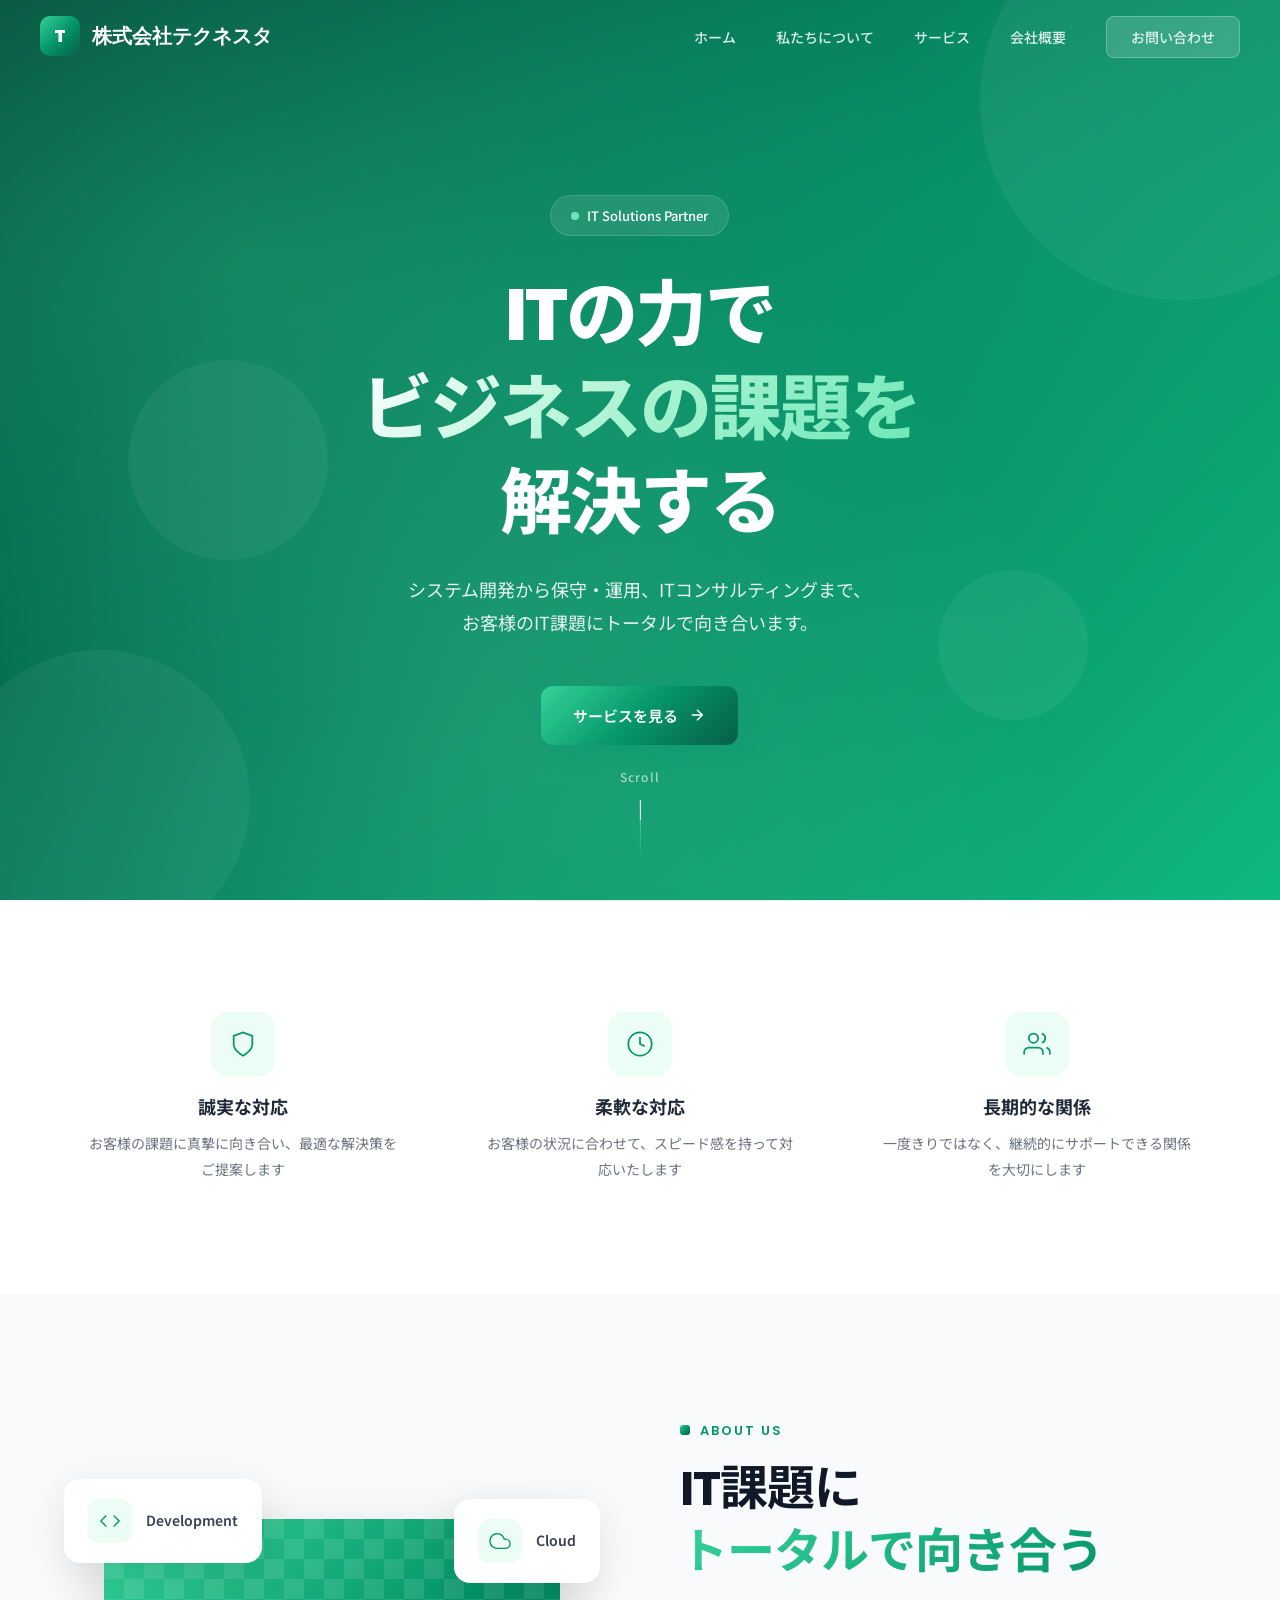
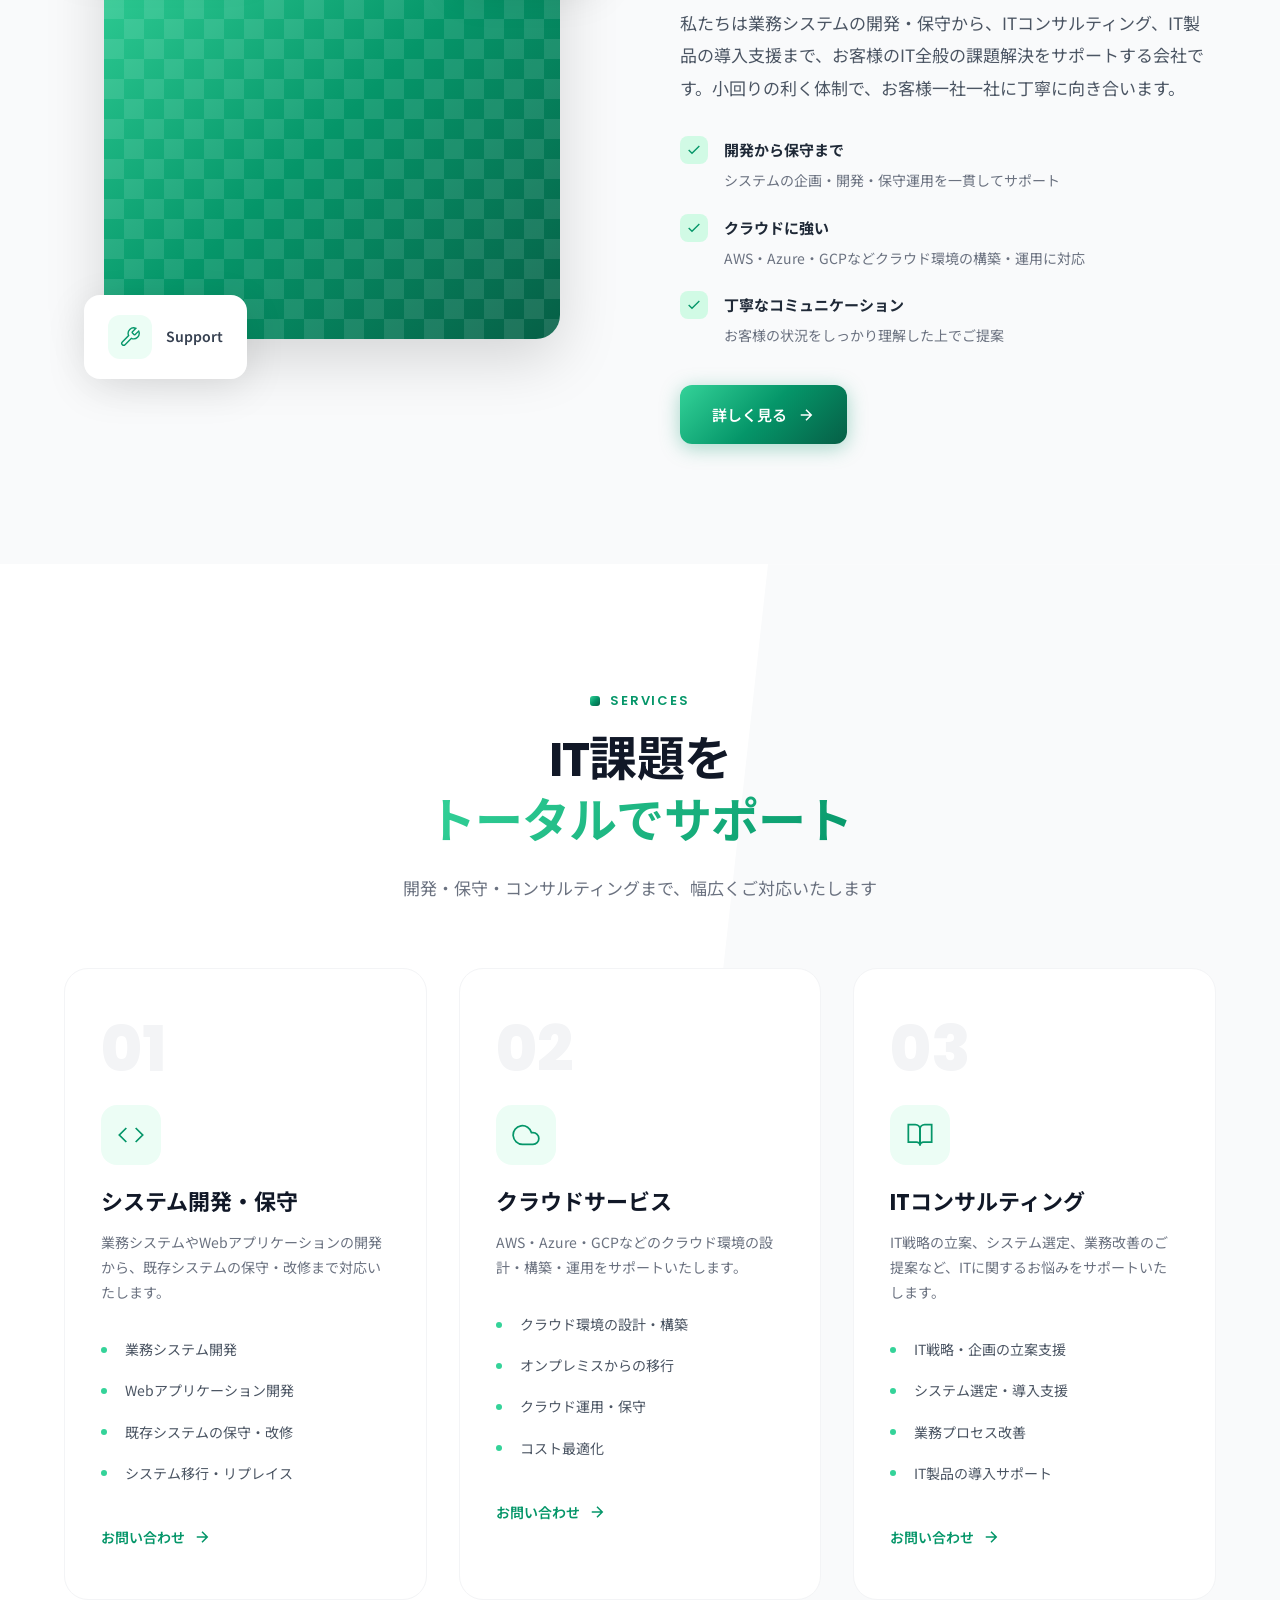
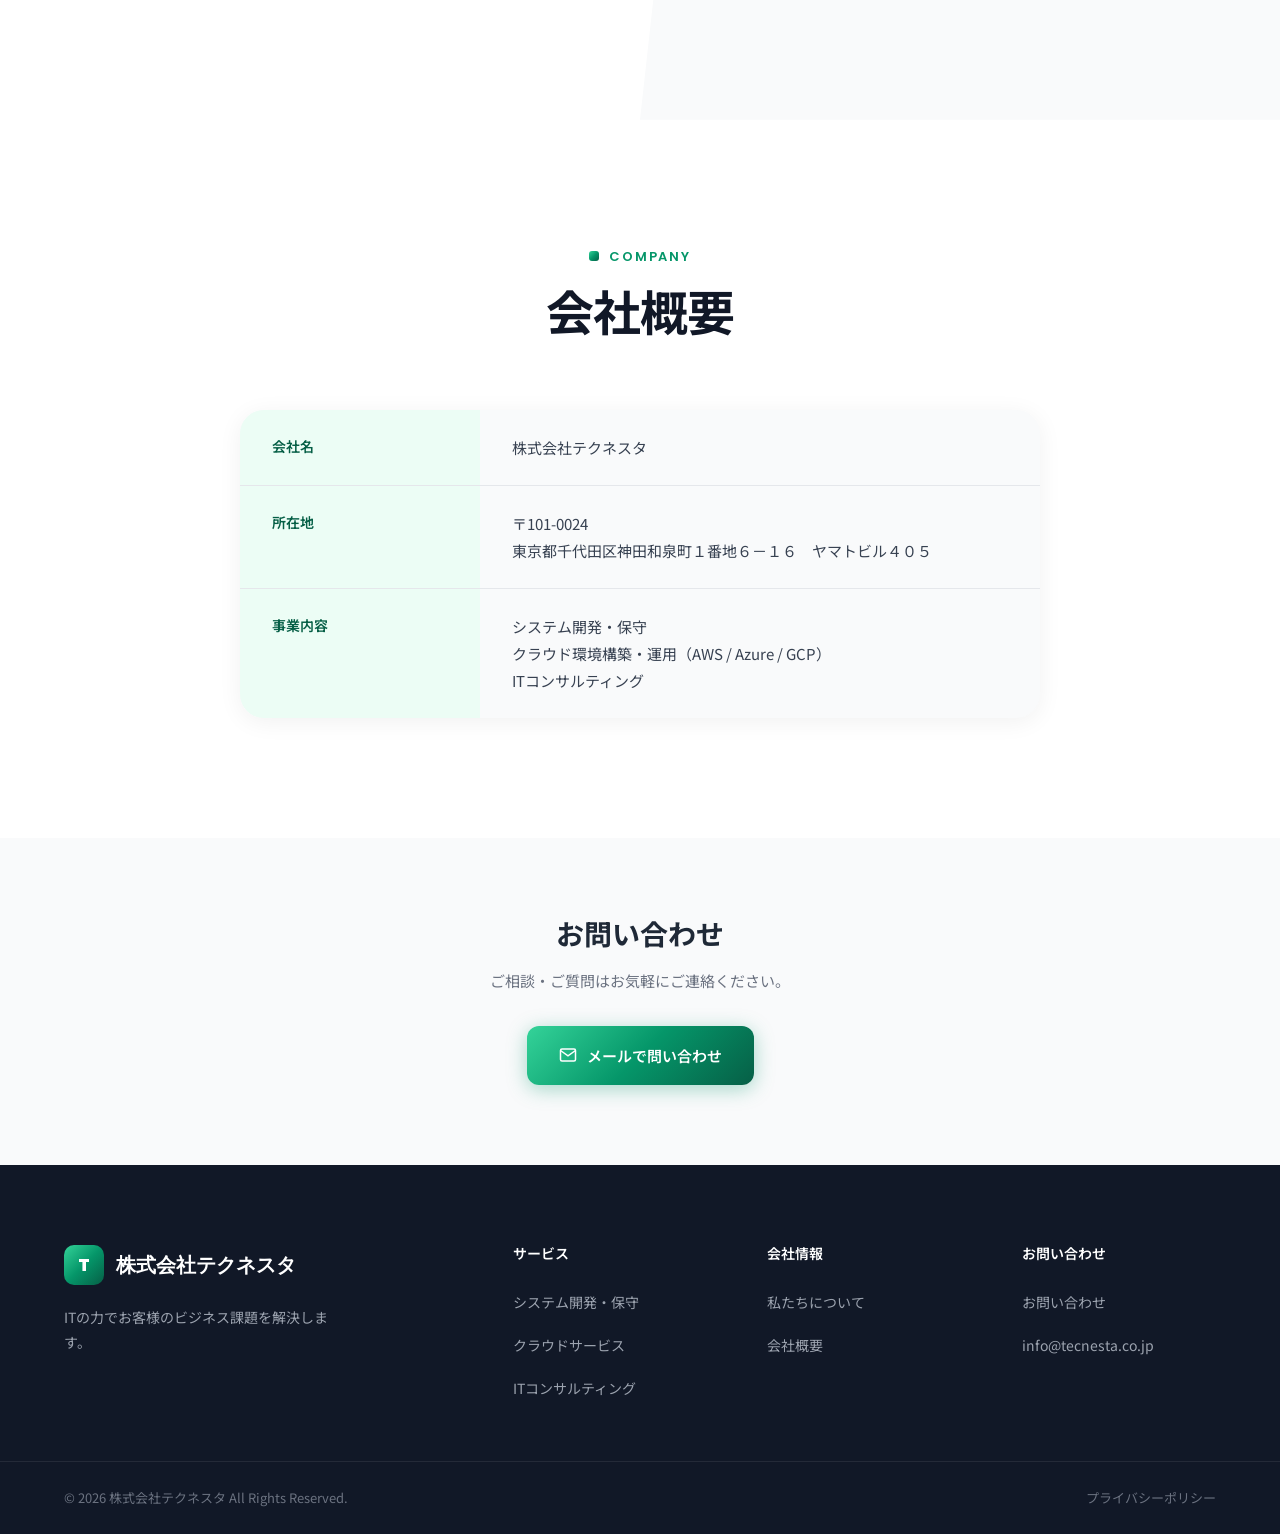
<file: index.html>
<!DOCTYPE html>
<html lang="ja">
<head>
    <meta charset="UTF-8">
    <meta name="viewport" content="width=device-width, initial-scale=1.0">
    <meta name="description" content="システム開発・クラウド構築・ITコンサルティングで、お客様のIT課題解決をトータルサポート。">
    <title>株式会社テクネスタ | システム開発・ITソリューション</title>
    <link rel="preconnect" href="https://fonts.googleapis.com">
    <link rel="preconnect" href="https://fonts.gstatic.com" crossorigin>
    <link href="https://fonts.googleapis.com/css2?family=Noto+Sans+JP:wght@400;500;700;900&family=Poppins:wght@400;500;600;700;800&display=swap" rel="stylesheet">
    <link rel="stylesheet" href="style.css">
</head>
<body>
    <header class="header">
        <nav class="nav">
            <a href="#home" class="logo">
                <div class="logo-icon">T</div>
                <span>株式会社テクネスタ</span>
            </a>
            <ul class="nav-links">
                <li><a href="#home">ホーム</a></li>
                <li><a href="#about">私たちについて</a></li>
                <li><a href="#services">サービス</a></li>
                <li><a href="#company">会社概要</a></li>
                <li><a href="#contact" class="nav-cta">お問い合わせ</a></li>
            </ul>
            <button class="mobile-menu-btn" aria-label="メニュー">
                <span></span>
                <span></span>
                <span></span>
            </button>
        </nav>
    </header>

    <section id="home" class="hero">
        <div class="hero-bg">
            <div class="hero-gradient"></div>
            <div class="hero-mesh"></div>
            <div class="floating-shapes">
                <div class="shape shape-1"></div>
                <div class="shape shape-2"></div>
                <div class="shape shape-3"></div>
                <div class="shape shape-4"></div>
            </div>
        </div>
        <div class="hero-content">
            <div class="hero-badge">
                <span class="badge-dot"></span>
                IT Solutions Partner
            </div>
            <h1>
                <span class="hero-line">ITの力で</span>
                <span class="hero-line gradient-text">ビジネスの課題を</span>
                <span class="hero-line">解決する</span>
            </h1>
            <p>システム開発から保守・運用、ITコンサルティングまで、<br>お客様のIT課題にトータルで向き合います。</p>
            <div class="hero-buttons">
                <a href="#services" class="btn btn-primary">
                    <span>サービスを見る</span>
                    <svg viewBox="0 0 24 24" fill="none" stroke="currentColor" stroke-width="2">
                        <path d="M5 12h14M12 5l7 7-7 7"/>
                    </svg>
                </a>
            </div>
        </div>
        <div class="hero-scroll">
            <span>Scroll</span>
            <div class="scroll-line"></div>
        </div>
    </section>

    <section class="values">
        <div class="container">
            <div class="values-grid">
                <div class="value-item">
                    <div class="value-icon">
                        <svg viewBox="0 0 24 24" fill="none" stroke="currentColor" stroke-width="1.5">
                            <path d="M12 22s8-4 8-10V5l-8-3-8 3v7c0 6 8 10 8 10z"/>
                        </svg>
                    </div>
                    <h3>誠実な対応</h3>
                    <p>お客様の課題に真摯に向き合い、最適な解決策をご提案します</p>
                </div>
                <div class="value-item">
                    <div class="value-icon">
                        <svg viewBox="0 0 24 24" fill="none" stroke="currentColor" stroke-width="1.5">
                            <circle cx="12" cy="12" r="10"/>
                            <path d="M12 6v6l4 2"/>
                        </svg>
                    </div>
                    <h3>柔軟な対応</h3>
                    <p>お客様の状況に合わせて、スピード感を持って対応いたします</p>
                </div>
                <div class="value-item">
                    <div class="value-icon">
                        <svg viewBox="0 0 24 24" fill="none" stroke="currentColor" stroke-width="1.5">
                            <path d="M17 21v-2a4 4 0 0 0-4-4H5a4 4 0 0 0-4 4v2"/>
                            <circle cx="9" cy="7" r="4"/>
                            <path d="M23 21v-2a4 4 0 0 0-3-3.87M16 3.13a4 4 0 0 1 0 7.75"/>
                        </svg>
                    </div>
                    <h3>長期的な関係</h3>
                    <p>一度きりではなく、継続的にサポートできる関係を大切にします</p>
                </div>
            </div>
        </div>
    </section>

    <section id="about" class="about">
        <div class="container">
            <div class="about-grid">
                <div class="about-visual">
                    <div class="about-card about-card-1">
                        <div class="card-icon">
                            <svg viewBox="0 0 24 24" fill="none" stroke="currentColor" stroke-width="1.5">
                                <polyline points="16 18 22 12 16 6"/>
                                <polyline points="8 6 2 12 8 18"/>
                            </svg>
                        </div>
                        <span>Development</span>
                    </div>
                    <div class="about-card about-card-2">
                        <div class="card-icon">
                            <svg viewBox="0 0 24 24" fill="none" stroke="currentColor" stroke-width="1.5">
                                <path d="M18 10h-1.26A8 8 0 1 0 9 20h9a5 5 0 0 0 0-10z"/>
                            </svg>
                        </div>
                        <span>Cloud</span>
                    </div>
                    <div class="about-card about-card-3">
                        <div class="card-icon">
                            <svg viewBox="0 0 24 24" fill="none" stroke="currentColor" stroke-width="1.5">
                                <path d="M14.7 6.3a1 1 0 0 0 0 1.4l1.6 1.6a1 1 0 0 0 1.4 0l3.77-3.77a6 6 0 0 1-7.94 7.94l-6.91 6.91a2.12 2.12 0 0 1-3-3l6.91-6.91a6 6 0 0 1 7.94-7.94l-3.76 3.76z"/>
                            </svg>
                        </div>
                        <span>Support</span>
                    </div>
                    <div class="about-image-wrapper">
                        <div class="about-image"></div>
                    </div>
                </div>
                <div class="about-content">
                    <span class="section-label">About Us</span>
                    <h2 class="section-title">IT課題に<br><span class="gradient-text">トータルで向き合う</span></h2>
                    <p class="about-lead">私たちは業務システムの開発・保守から、ITコンサルティング、IT製品の導入支援まで、お客様のIT全般の課題解決をサポートする会社です。小回りの利く体制で、お客様一社一社に丁寧に向き合います。</p>
                    <div class="about-features">
                        <div class="feature">
                            <div class="feature-icon">
                                <svg viewBox="0 0 24 24" fill="none" stroke="currentColor" stroke-width="2">
                                    <polyline points="20 6 9 17 4 12"/>
                                </svg>
                            </div>
                            <div class="feature-text">
                                <strong>開発から保守まで</strong>
                                <span>システムの企画・開発・保守運用を一貫してサポート</span>
                            </div>
                        </div>
                        <div class="feature">
                            <div class="feature-icon">
                                <svg viewBox="0 0 24 24" fill="none" stroke="currentColor" stroke-width="2">
                                    <polyline points="20 6 9 17 4 12"/>
                                </svg>
                            </div>
                            <div class="feature-text">
                                <strong>クラウドに強い</strong>
                                <span>AWS・Azure・GCPなどクラウド環境の構築・運用に対応</span>
                            </div>
                        </div>
                        <div class="feature">
                            <div class="feature-icon">
                                <svg viewBox="0 0 24 24" fill="none" stroke="currentColor" stroke-width="2">
                                    <polyline points="20 6 9 17 4 12"/>
                                </svg>
                            </div>
                            <div class="feature-text">
                                <strong>丁寧なコミュニケーション</strong>
                                <span>お客様の状況をしっかり理解した上でご提案</span>
                            </div>
                        </div>
                    </div>
                    <a href="#contact" class="btn btn-primary">
                        <span>詳しく見る</span>
                        <svg viewBox="0 0 24 24" fill="none" stroke="currentColor" stroke-width="2">
                            <path d="M5 12h14M12 5l7 7-7 7"/>
                        </svg>
                    </a>
                </div>
            </div>
        </div>
    </section>

    <section id="services" class="services">
        <div class="services-bg"></div>
        <div class="container">
            <div class="section-header">
                <span class="section-label">Services</span>
                <h2 class="section-title">IT課題を<br><span class="gradient-text">トータルでサポート</span></h2>
                <p class="section-desc">開発・保守・コンサルティングまで、幅広くご対応いたします</p>
            </div>
            <div class="services-grid">
                <div class="service-card">
                    <div class="service-number">01</div>
                    <div class="service-icon-wrapper">
                        <div class="service-icon">
                            <svg viewBox="0 0 24 24" fill="none" stroke="currentColor" stroke-width="1.5">
                                <polyline points="16 18 22 12 16 6"/>
                                <polyline points="8 6 2 12 8 18"/>
                            </svg>
                        </div>
                    </div>
                    <h3>システム開発・保守</h3>
                    <p>業務システムやWebアプリケーションの開発から、既存システムの保守・改修まで対応いたします。</p>
                    <ul class="service-features">
                        <li>業務システム開発</li>
                        <li>Webアプリケーション開発</li>
                        <li>既存システムの保守・改修</li>
                        <li>システム移行・リプレイス</li>
                    </ul>
                    <a href="#contact" class="service-link">
                        <span>お問い合わせ</span>
                        <svg viewBox="0 0 24 24" fill="none" stroke="currentColor" stroke-width="2">
                            <path d="M5 12h14M12 5l7 7-7 7"/>
                        </svg>
                    </a>
                </div>
                <div class="service-card">
                    <div class="service-number">02</div>
                    <div class="service-icon-wrapper">
                        <div class="service-icon">
                            <svg viewBox="0 0 24 24" fill="none" stroke="currentColor" stroke-width="1.5">
                                <path d="M18 10h-1.26A8 8 0 1 0 9 20h9a5 5 0 0 0 0-10z"/>
                            </svg>
                        </div>
                    </div>
                    <h3>クラウドサービス</h3>
                    <p>AWS・Azure・GCPなどのクラウド環境の設計・構築・運用をサポートいたします。</p>
                    <ul class="service-features">
                        <li>クラウド環境の設計・構築</li>
                        <li>オンプレミスからの移行</li>
                        <li>クラウド運用・保守</li>
                        <li>コスト最適化</li>
                    </ul>
                    <a href="#contact" class="service-link">
                        <span>お問い合わせ</span>
                        <svg viewBox="0 0 24 24" fill="none" stroke="currentColor" stroke-width="2">
                            <path d="M5 12h14M12 5l7 7-7 7"/>
                        </svg>
                    </a>
                </div>
                <div class="service-card">
                    <div class="service-number">03</div>
                    <div class="service-icon-wrapper">
                        <div class="service-icon">
                            <svg viewBox="0 0 24 24" fill="none" stroke="currentColor" stroke-width="1.5">
                                <path d="M2 3h6a4 4 0 0 1 4 4v14a3 3 0 0 0-3-3H2z"/>
                                <path d="M22 3h-6a4 4 0 0 0-4 4v14a3 3 0 0 1 3-3h7z"/>
                            </svg>
                        </div>
                    </div>
                    <h3>ITコンサルティング</h3>
                    <p>IT戦略の立案、システム選定、業務改善のご提案など、ITに関するお悩みをサポートいたします。</p>
                    <ul class="service-features">
                        <li>IT戦略・企画の立案支援</li>
                        <li>システム選定・導入支援</li>
                        <li>業務プロセス改善</li>
                        <li>IT製品の導入サポート</li>
                    </ul>
                    <a href="#contact" class="service-link">
                        <span>お問い合わせ</span>
                        <svg viewBox="0 0 24 24" fill="none" stroke="currentColor" stroke-width="2">
                            <path d="M5 12h14M12 5l7 7-7 7"/>
                        </svg>
                    </a>
                </div>
            </div>
        </div>
    </section>

    <section id="company" class="company">
        <div class="container">
            <div class="section-header">
                <span class="section-label">Company</span>
                <h2 class="section-title">会社概要</h2>
            </div>
            <div class="company-table-wrapper">
                <table class="company-table">
                    <tbody>
                        <tr>
                            <th>会社名</th>
                            <td>株式会社テクネスタ</td>
                        </tr>
                        <tr>
                            <th>所在地</th>
                            <td>〒101-0024<br>東京都千代田区神田和泉町１番地６－１６　ヤマトビル４０５</td>
                        </tr>
                        <tr>
                            <th>事業内容</th>
                            <td>
                                システム開発・保守<br>
                                クラウド環境構築・運用（AWS / Azure / GCP）<br>
                                ITコンサルティング
                            </td>
                        </tr>
                    </tbody>
                </table>
            </div>
        </div>
    </section>

    <section id="contact" class="contact-simple">
        <div class="container">
            <div class="contact-simple-inner">
                <h2>お問い合わせ</h2>
                <p>ご相談・ご質問はお気軽にご連絡ください。</p>
                <div class="contact-buttons">
                    <a href="#" id="email-link" class="btn btn-primary">
                        <svg viewBox="0 0 24 24" fill="none" stroke="currentColor" stroke-width="2">
                            <path d="M4 4h16c1.1 0 2 .9 2 2v12c0 1.1-.9 2-2 2H4c-1.1 0-2-.9-2-2V6c0-1.1.9-2 2-2z"/>
                            <polyline points="22,6 12,13 2,6"/>
                        </svg>
                        <span>メールで問い合わせ</span>
                    </a>
                </div>
            </div>
        </div>
    </section>

    <footer class="footer">
        <div class="footer-top">
            <div class="container">
                <div class="footer-grid">
                    <div class="footer-brand">
                        <a href="#home" class="logo">
                            <div class="logo-icon">T</div>
                            <span>株式会社テクネスタ</span>
                        </a>
                        <p>ITの力でお客様のビジネス課題を解決します。</p>
                    </div>
                    <div class="footer-links">
                        <h4>サービス</h4>
                        <ul>
                            <li><a href="#services">システム開発・保守</a></li>
                            <li><a href="#services">クラウドサービス</a></li>
                            <li><a href="#services">ITコンサルティング</a></li>
                        </ul>
                    </div>
                    <div class="footer-links">
                        <h4>会社情報</h4>
                        <ul>
                            <li><a href="#about">私たちについて</a></li>
                            <li><a href="#company">会社概要</a></li>
                        </ul>
                    </div>
                    <div class="footer-links">
                        <h4>お問い合わせ</h4>
                        <ul>
                            <li><a href="#contact">お問い合わせ</a></li>
                            <li><a href="#" id="footer-email">メールアドレス</a></li>
                        </ul>
                    </div>
                </div>
            </div>
        </div>
        <div class="footer-bottom">
            <div class="container">
                <p>&copy; 2026 株式会社テクネスタ All Rights Reserved.</p>
                <div class="footer-legal">
                    <a href="privacy.html">プライバシーポリシー</a>
                </div>
            </div>
        </div>
    </footer>

    <script src="script.js"></script>
</body>
</html>
</file>
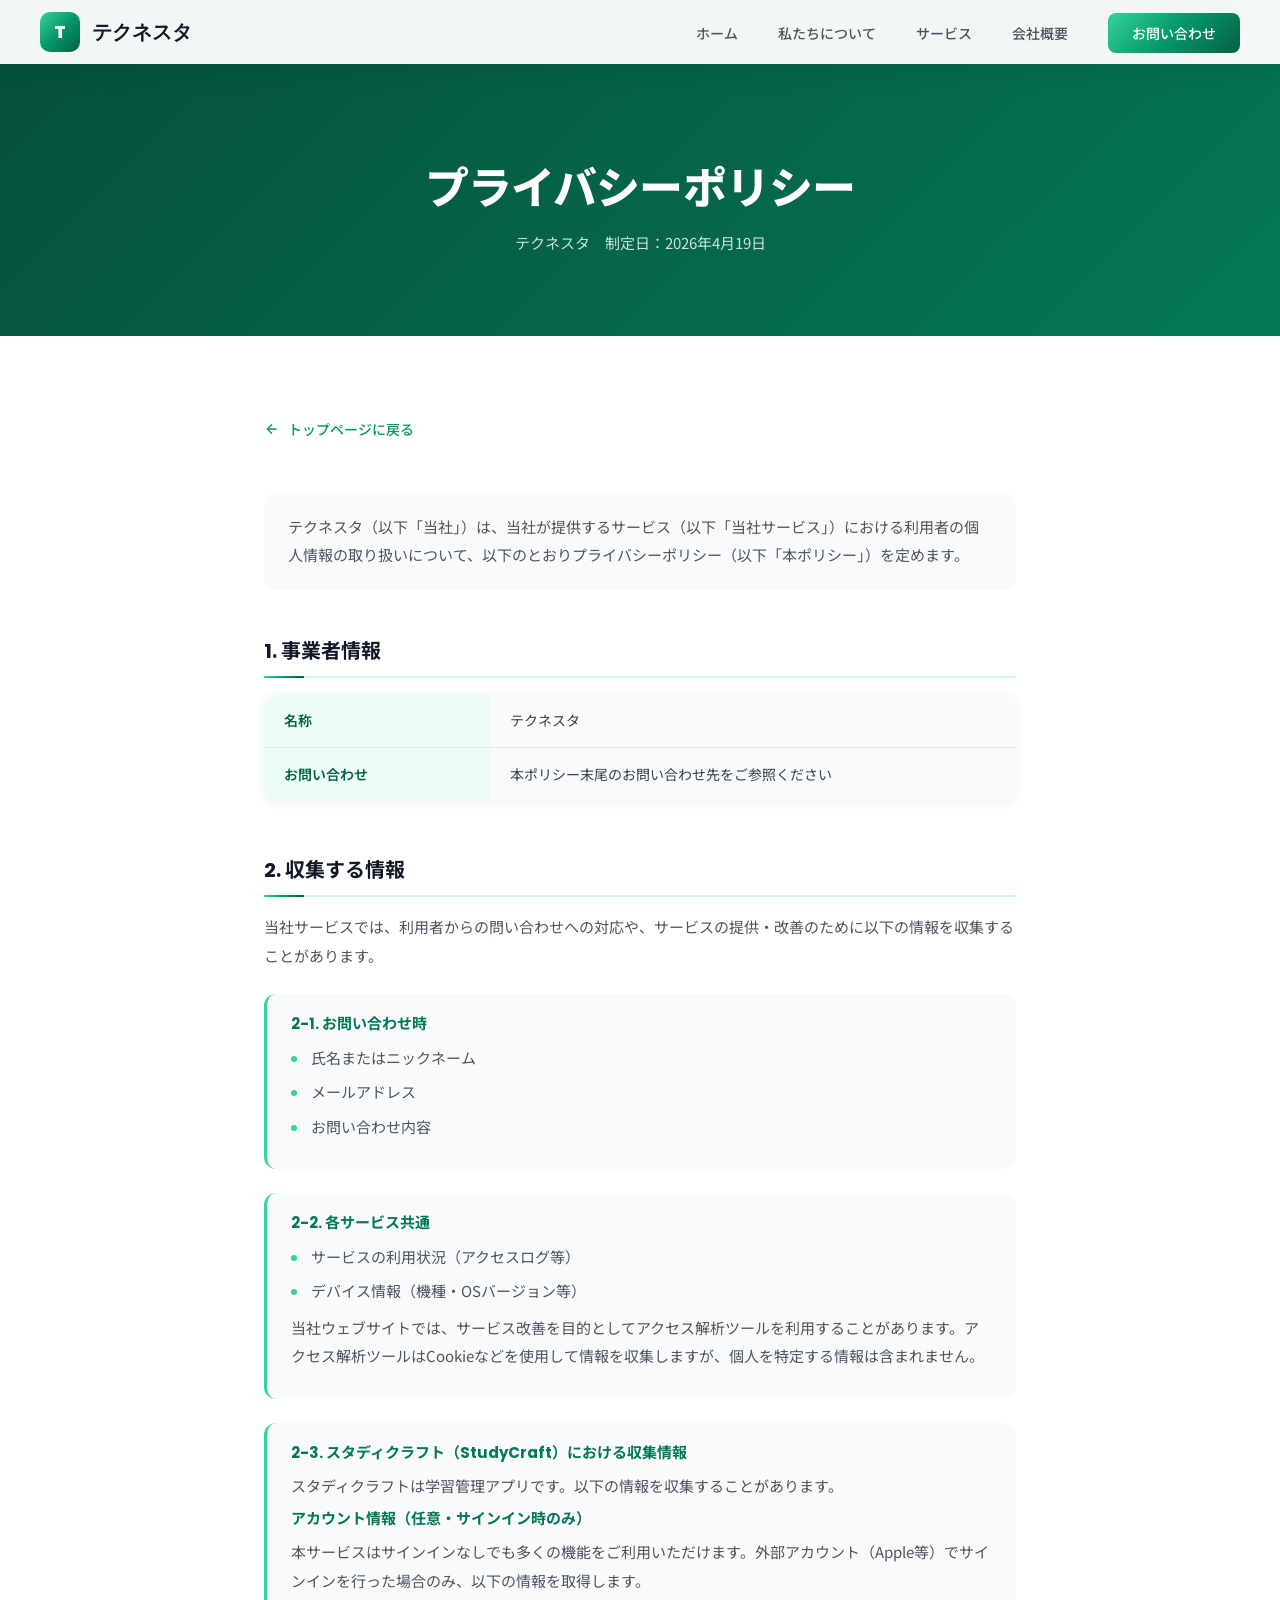
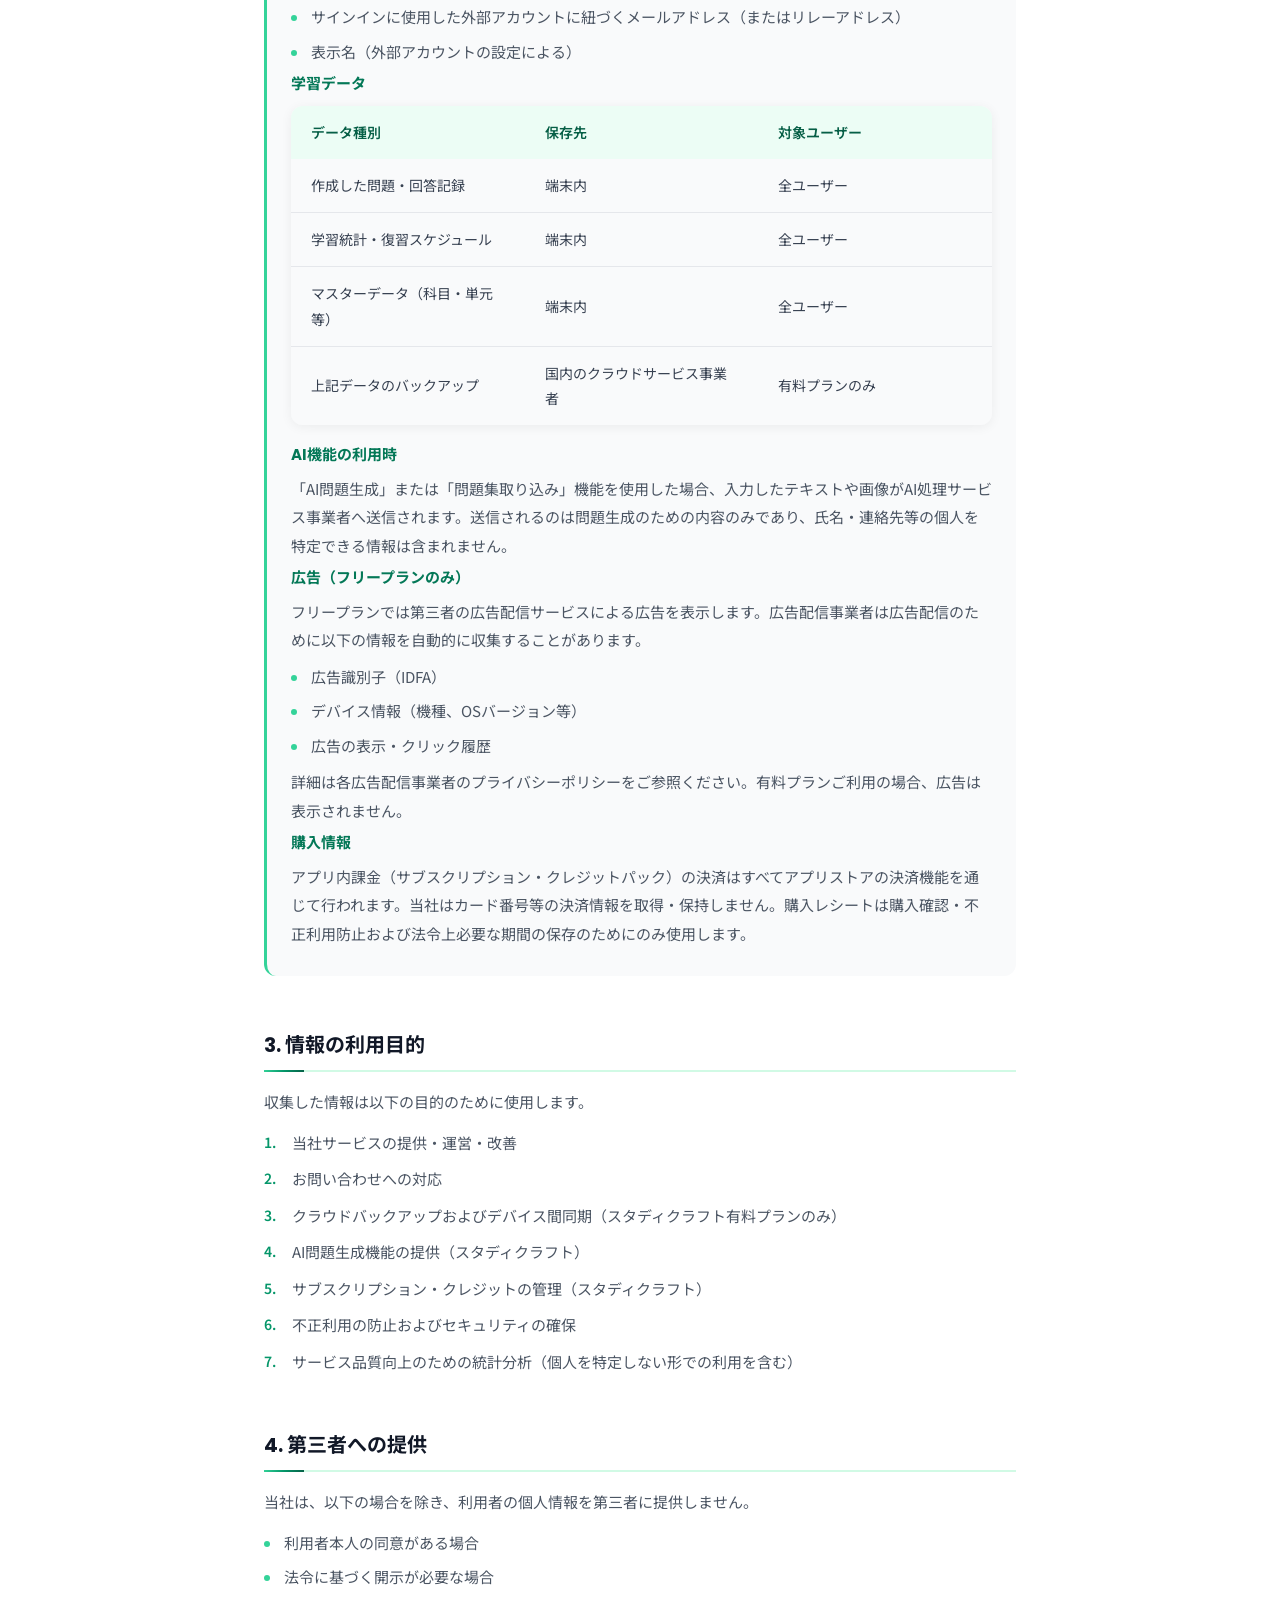
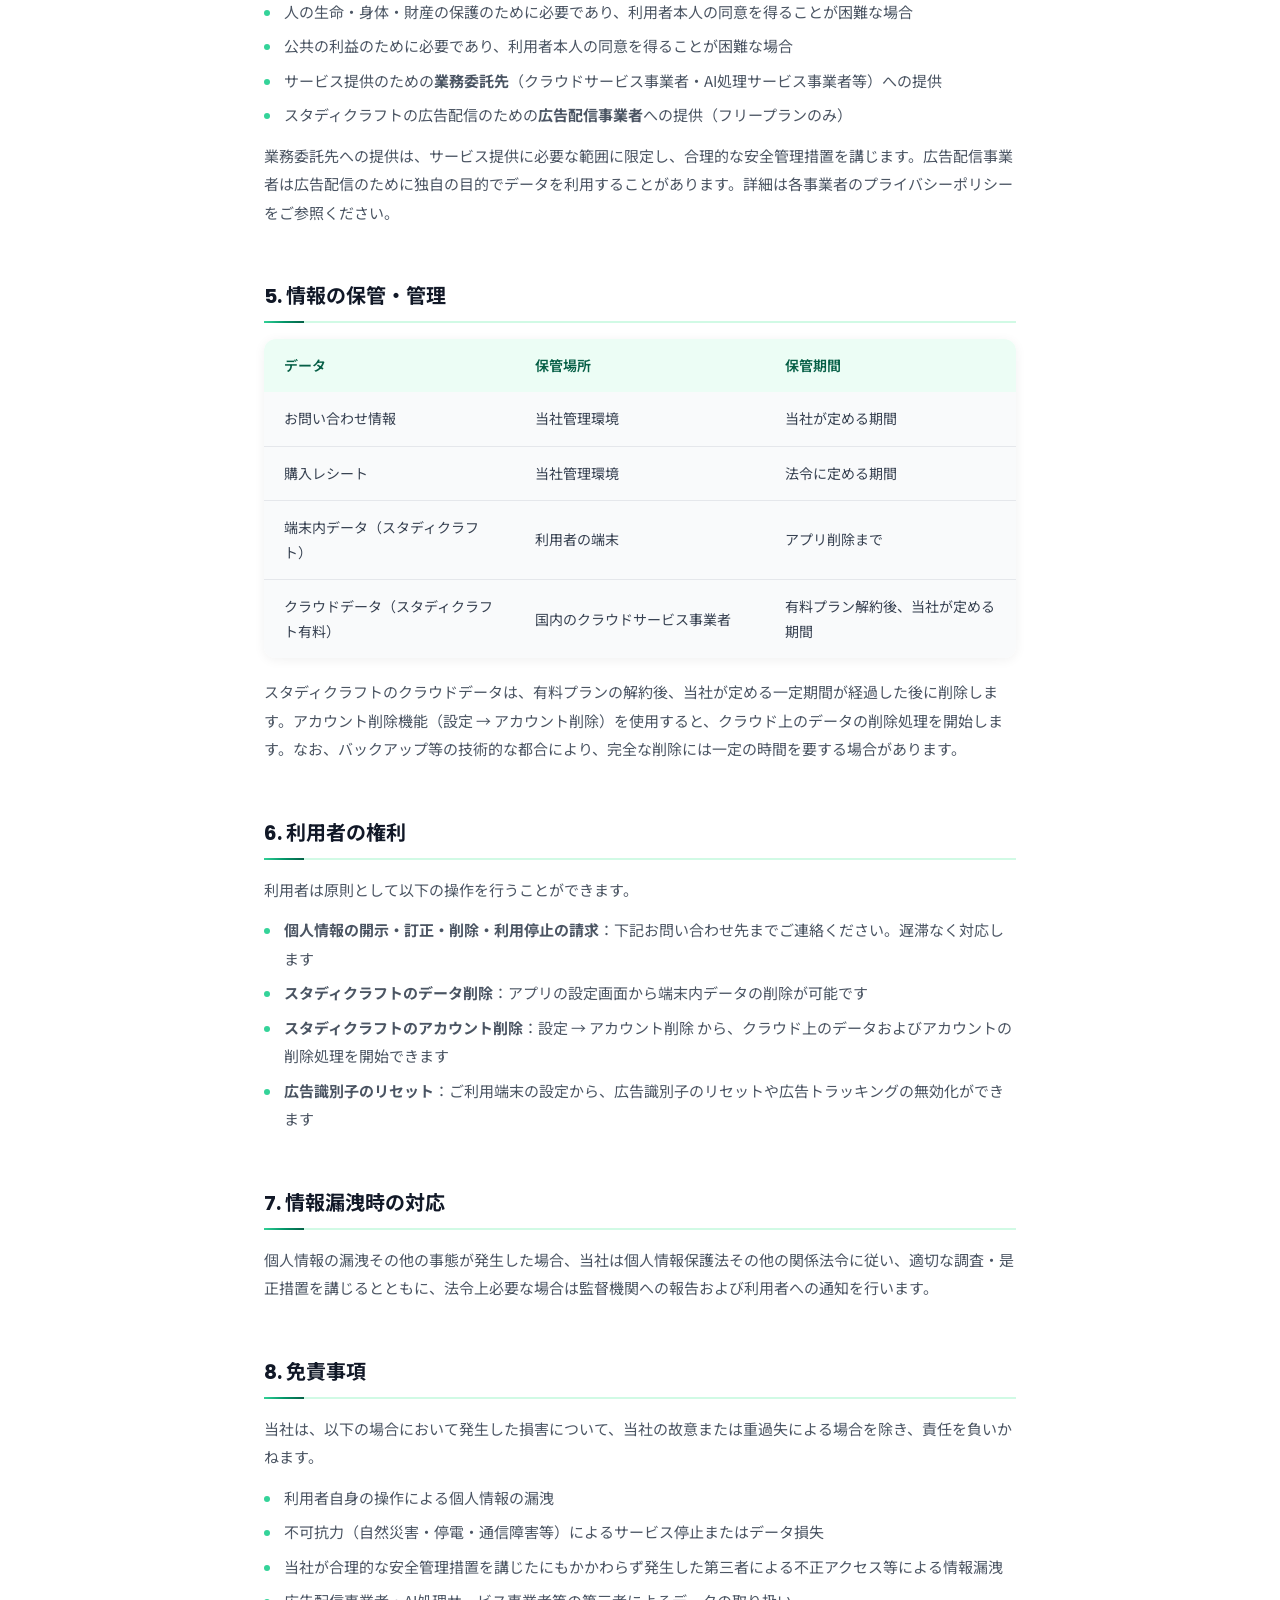
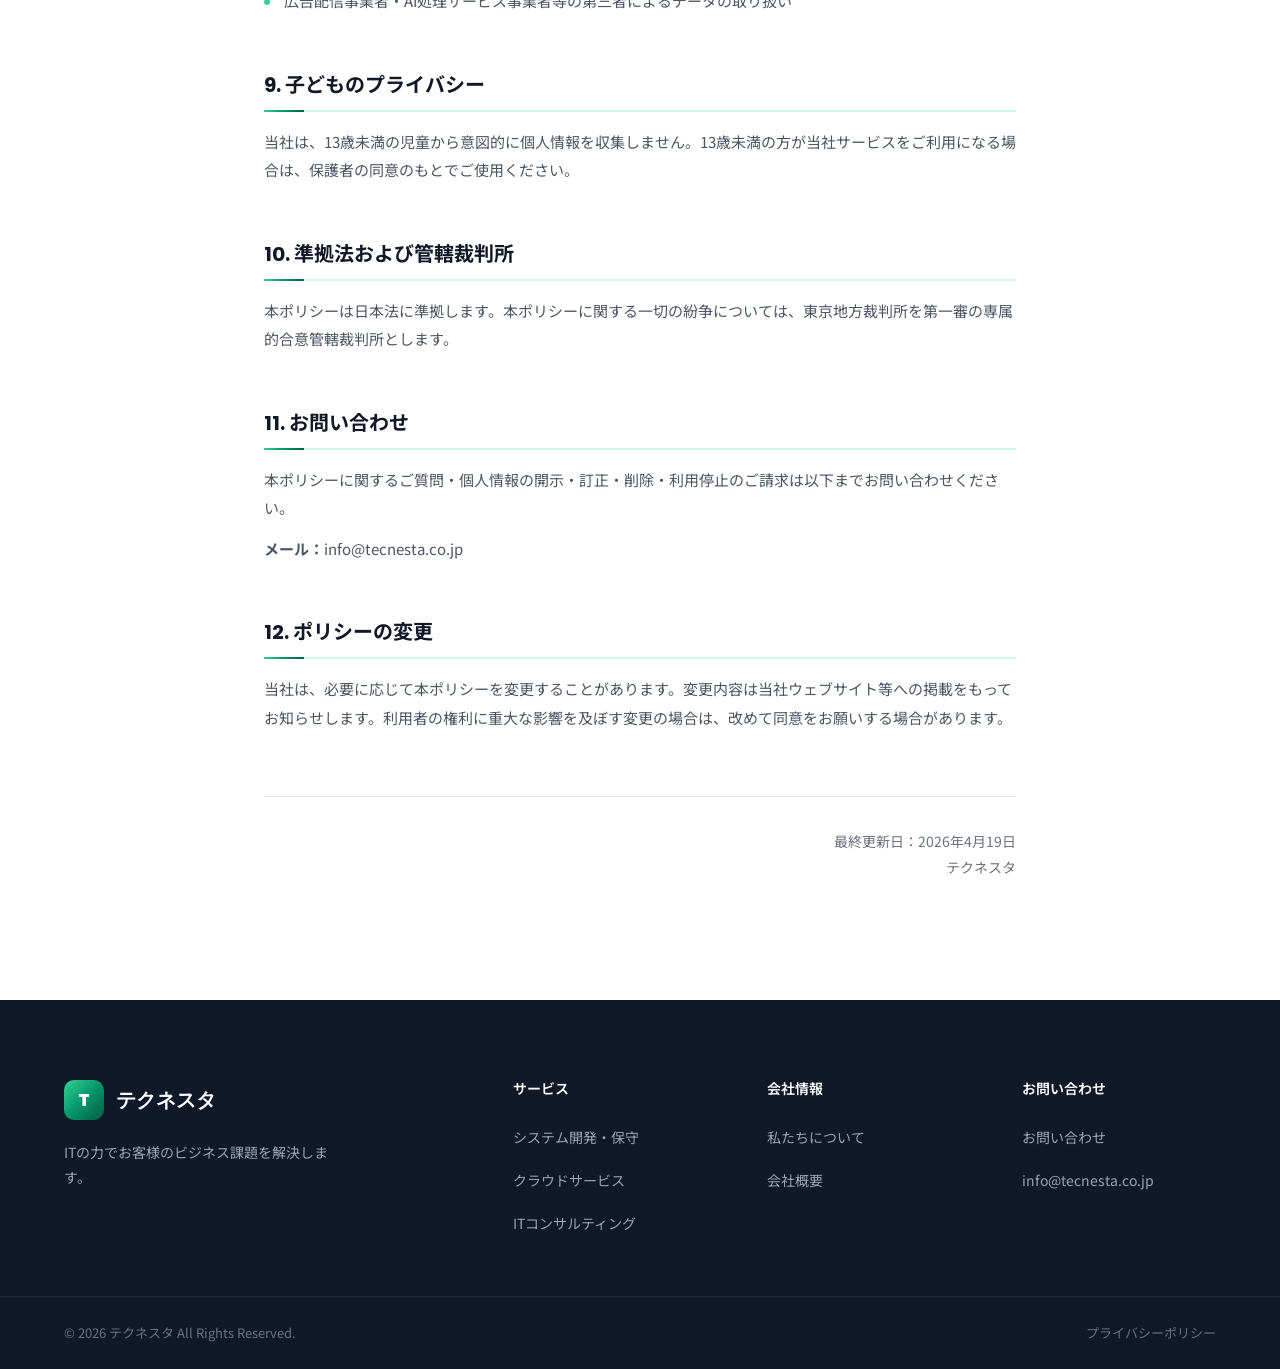
<file: privacy.html>
<!DOCTYPE html>
<html lang="ja">
<head>
    <meta charset="UTF-8">
    <meta name="viewport" content="width=device-width, initial-scale=1.0">
    <meta name="description" content="テクネスタのプライバシーポリシーページです。個人情報の取り扱いについてご説明します。">
    <title>プライバシーポリシー | テクネスタ</title>
    <link rel="preconnect" href="https://fonts.googleapis.com">
    <link rel="preconnect" href="https://fonts.gstatic.com" crossorigin>
    <link href="https://fonts.googleapis.com/css2?family=Noto+Sans+JP:wght@400;500;700;900&family=Poppins:wght@400;500;600;700;800&display=swap" rel="stylesheet">
    <link rel="stylesheet" href="style.css">
    <style>
        .privacy-hero {
            padding: 160px 24px 80px;
            background: linear-gradient(135deg, var(--primary-900) 0%, var(--primary-700) 100%);
            text-align: center;
            color: white;
        }

        .privacy-hero h1 {
            font-size: clamp(28px, 5vw, 44px);
            font-weight: 800;
            letter-spacing: -0.02em;
            margin-bottom: 12px;
        }

        .privacy-hero p {
            font-size: 15px;
            opacity: 0.8;
        }

        .privacy-content {
            padding: 80px 0 120px;
            background: white;
        }

        .privacy-inner {
            max-width: 800px;
            margin: 0 auto;
            padding: 0 24px;
        }

        .privacy-section {
            margin-bottom: 56px;
        }

        .privacy-section h2 {
            font-size: 20px;
            font-weight: 700;
            color: var(--gray-900);
            margin-bottom: 16px;
            padding-bottom: 12px;
            border-bottom: 2px solid var(--primary-100);
            position: relative;
        }

        .privacy-section h2::before {
            content: "";
            position: absolute;
            bottom: -2px;
            left: 0;
            width: 40px;
            height: 2px;
            background: var(--gradient);
        }

        .privacy-section h3 {
            font-size: 16px;
            font-weight: 700;
            color: var(--gray-800);
            margin: 20px 0 10px;
        }

        .privacy-section p {
            font-size: 15px;
            color: var(--gray-600);
            line-height: 1.9;
            margin-bottom: 12px;
        }

        .privacy-section ul {
            list-style: none;
            margin: 12px 0;
        }

        .privacy-section ul li {
            font-size: 15px;
            color: var(--gray-600);
            line-height: 1.9;
            padding-left: 20px;
            position: relative;
            margin-bottom: 6px;
        }

        .privacy-section ul li::before {
            content: "";
            position: absolute;
            left: 0;
            top: 12px;
            width: 6px;
            height: 6px;
            background: var(--primary-400);
            border-radius: 50%;
        }

        .privacy-section ol {
            margin: 12px 0;
            padding-left: 0;
            list-style: none;
            counter-reset: privacy-counter;
        }

        .privacy-section ol li {
            font-size: 15px;
            color: var(--gray-600);
            line-height: 1.9;
            padding-left: 28px;
            position: relative;
            margin-bottom: 8px;
            counter-increment: privacy-counter;
        }

        .privacy-section ol li::before {
            content: counter(privacy-counter) ".";
            position: absolute;
            left: 0;
            top: 0;
            font-weight: 600;
            color: var(--primary-600);
            font-size: 14px;
        }

        .privacy-table {
            width: 100%;
            border-collapse: collapse;
            margin: 12px 0 20px;
            border-radius: 12px;
            overflow: hidden;
            box-shadow: 0 2px 12px rgba(0, 0, 0, 0.06);
        }

        .privacy-table th,
        .privacy-table td {
            padding: 14px 20px;
            text-align: left;
            border-bottom: 1px solid var(--gray-200);
            font-size: 14px;
            line-height: 1.8;
        }

        .privacy-table tr:last-child th,
        .privacy-table tr:last-child td {
            border-bottom: none;
        }

        .privacy-table th {
            background: var(--primary-50);
            font-weight: 600;
            color: var(--primary-800);
            width: 30%;
            vertical-align: top;
        }

        .privacy-table td {
            color: var(--gray-700);
            background: var(--gray-50);
        }

        .privacy-subsection {
            margin-top: 24px;
            padding: 20px 24px;
            background: var(--gray-50);
            border-radius: 12px;
            border-left: 3px solid var(--primary-400);
        }

        .privacy-subsection h3 {
            margin-top: 0;
            color: var(--primary-700);
            font-size: 15px;
        }

        .privacy-subsection p {
            margin-bottom: 8px;
        }

        .privacy-subsection ul {
            margin: 8px 0;
        }

        .privacy-date {
            margin-top: 64px;
            padding-top: 32px;
            border-top: 1px solid var(--gray-200);
            text-align: right;
            font-size: 14px;
            color: var(--gray-500);
        }

        .privacy-back {
            margin-bottom: 48px;
        }

        .privacy-back a {
            display: inline-flex;
            align-items: center;
            gap: 8px;
            font-size: 14px;
            font-weight: 500;
            color: var(--primary-600);
            transition: gap 0.2s ease;
        }

        .privacy-back a:hover {
            gap: 12px;
        }

        .privacy-back svg {
            width: 16px;
            height: 16px;
        }

        .privacy-intro {
            font-size: 15px;
            color: var(--gray-600);
            line-height: 1.9;
            padding: 20px 24px;
            background: var(--gray-50);
            border-radius: 12px;
            margin-bottom: 48px;
        }

        @media (max-width: 768px) {
            .page-hero {
                padding: 140px 20px 60px;
            }

            .privacy-content {
                padding: 60px 0 80px;
            }

            .privacy-table th {
                width: 40%;
            }

            .privacy-table th,
            .privacy-table td {
                padding: 10px 14px;
            }
        }
    </style>
</head>
<body>
    <header class="header scrolled">
        <nav class="nav">
            <a href="index.html" class="logo">
                <div class="logo-icon">T</div>
                <span>テクネスタ</span>
            </a>
            <ul class="nav-links">
                <li><a href="index.html">ホーム</a></li>
                <li><a href="index.html#about">私たちについて</a></li>
                <li><a href="index.html#services">サービス</a></li>
                <li><a href="index.html#company">会社概要</a></li>
                <li><a href="index.html#contact" class="nav-cta">お問い合わせ</a></li>
            </ul>
            <button class="mobile-menu-btn" aria-label="メニュー">
                <span></span>
                <span></span>
                <span></span>
            </button>
        </nav>
    </header>

    <div class="privacy-hero">
        <h1>プライバシーポリシー</h1>
        <p>テクネスタ　制定日：2026年4月19日</p>
    </div>

    <main class="privacy-content">
        <div class="privacy-inner">
            <div class="privacy-back">
                <a href="index.html">
                    <svg viewBox="0 0 24 24" fill="none" stroke="currentColor" stroke-width="2">
                        <path d="M19 12H5M12 5l-7 7 7 7"/>
                    </svg>
                    トップページに戻る
                </a>
            </div>

            <p class="privacy-intro">テクネスタ（以下「当社」）は、当社が提供するサービス（以下「当社サービス」）における利用者の個人情報の取り扱いについて、以下のとおりプライバシーポリシー（以下「本ポリシー」）を定めます。</p>

            <div class="privacy-section">
                <h2>1. 事業者情報</h2>
                <table class="privacy-table">
                    <tbody>
                        <tr>
                            <th>名称</th>
                            <td>テクネスタ</td>
                        </tr>
                        <tr>
                            <th>お問い合わせ</th>
                            <td>本ポリシー末尾のお問い合わせ先をご参照ください</td>
                        </tr>
                    </tbody>
                </table>
            </div>

            <div class="privacy-section">
                <h2>2. 収集する情報</h2>
                <p>当社サービスでは、利用者からの問い合わせへの対応や、サービスの提供・改善のために以下の情報を収集することがあります。</p>

                <div class="privacy-subsection">
                    <h3>2-1. お問い合わせ時</h3>
                    <ul>
                        <li>氏名またはニックネーム</li>
                        <li>メールアドレス</li>
                        <li>お問い合わせ内容</li>
                    </ul>
                </div>

                <div class="privacy-subsection">
                    <h3>2-2. 各サービス共通</h3>
                    <ul>
                        <li>サービスの利用状況（アクセスログ等）</li>
                        <li>デバイス情報（機種・OSバージョン等）</li>
                    </ul>
                    <p>当社ウェブサイトでは、サービス改善を目的としてアクセス解析ツールを利用することがあります。アクセス解析ツールはCookieなどを使用して情報を収集しますが、個人を特定する情報は含まれません。</p>
                </div>

                <div class="privacy-subsection">
                    <h3>2-3. スタディクラフト（StudyCraft）における収集情報</h3>
                    <p>スタディクラフトは学習管理アプリです。以下の情報を収集することがあります。</p>

                    <h3>アカウント情報（任意・サインイン時のみ）</h3>
                    <p>本サービスはサインインなしでも多くの機能をご利用いただけます。外部アカウント（Apple等）でサインインを行った場合のみ、以下の情報を取得します。</p>
                    <ul>
                        <li>サインインに使用した外部アカウントに紐づくメールアドレス（またはリレーアドレス）</li>
                        <li>表示名（外部アカウントの設定による）</li>
                    </ul>

                    <h3>学習データ</h3>
                    <table class="privacy-table">
                        <thead>
                            <tr>
                                <th>データ種別</th>
                                <th>保存先</th>
                                <th>対象ユーザー</th>
                            </tr>
                        </thead>
                        <tbody>
                            <tr>
                                <td>作成した問題・回答記録</td>
                                <td>端末内</td>
                                <td>全ユーザー</td>
                            </tr>
                            <tr>
                                <td>学習統計・復習スケジュール</td>
                                <td>端末内</td>
                                <td>全ユーザー</td>
                            </tr>
                            <tr>
                                <td>マスターデータ（科目・単元等）</td>
                                <td>端末内</td>
                                <td>全ユーザー</td>
                            </tr>
                            <tr>
                                <td>上記データのバックアップ</td>
                                <td>国内のクラウドサービス事業者</td>
                                <td>有料プランのみ</td>
                            </tr>
                        </tbody>
                    </table>

                    <h3>AI機能の利用時</h3>
                    <p>「AI問題生成」または「問題集取り込み」機能を使用した場合、入力したテキストや画像がAI処理サービス事業者へ送信されます。送信されるのは問題生成のための内容のみであり、氏名・連絡先等の個人を特定できる情報は含まれません。</p>

                    <h3>広告（フリープランのみ）</h3>
                    <p>フリープランでは第三者の広告配信サービスによる広告を表示します。広告配信事業者は広告配信のために以下の情報を自動的に収集することがあります。</p>
                    <ul>
                        <li>広告識別子（IDFA）</li>
                        <li>デバイス情報（機種、OSバージョン等）</li>
                        <li>広告の表示・クリック履歴</li>
                    </ul>
                    <p>詳細は各広告配信事業者のプライバシーポリシーをご参照ください。有料プランご利用の場合、広告は表示されません。</p>

                    <h3>購入情報</h3>
                    <p>アプリ内課金（サブスクリプション・クレジットパック）の決済はすべてアプリストアの決済機能を通じて行われます。当社はカード番号等の決済情報を取得・保持しません。購入レシートは購入確認・不正利用防止および法令上必要な期間の保存のためにのみ使用します。</p>
                </div>
            </div>

            <div class="privacy-section">
                <h2>3. 情報の利用目的</h2>
                <p>収集した情報は以下の目的のために使用します。</p>
                <ol>
                    <li>当社サービスの提供・運営・改善</li>
                    <li>お問い合わせへの対応</li>
                    <li>クラウドバックアップおよびデバイス間同期（スタディクラフト有料プランのみ）</li>
                    <li>AI問題生成機能の提供（スタディクラフト）</li>
                    <li>サブスクリプション・クレジットの管理（スタディクラフト）</li>
                    <li>不正利用の防止およびセキュリティの確保</li>
                    <li>サービス品質向上のための統計分析（個人を特定しない形での利用を含む）</li>
                </ol>
            </div>

            <div class="privacy-section">
                <h2>4. 第三者への提供</h2>
                <p>当社は、以下の場合を除き、利用者の個人情報を第三者に提供しません。</p>
                <ul>
                    <li>利用者本人の同意がある場合</li>
                    <li>法令に基づく開示が必要な場合</li>
                    <li>人の生命・身体・財産の保護のために必要であり、利用者本人の同意を得ることが困難な場合</li>
                    <li>公共の利益のために必要であり、利用者本人の同意を得ることが困難な場合</li>
                    <li>サービス提供のための<strong>業務委託先</strong>（クラウドサービス事業者・AI処理サービス事業者等）への提供</li>
                    <li>スタディクラフトの広告配信のための<strong>広告配信事業者</strong>への提供（フリープランのみ）</li>
                </ul>
                <p>業務委託先への提供は、サービス提供に必要な範囲に限定し、合理的な安全管理措置を講じます。広告配信事業者は広告配信のために独自の目的でデータを利用することがあります。詳細は各事業者のプライバシーポリシーをご参照ください。</p>
            </div>

            <div class="privacy-section">
                <h2>5. 情報の保管・管理</h2>
                <table class="privacy-table">
                    <thead>
                        <tr>
                            <th>データ</th>
                            <th>保管場所</th>
                            <th>保管期間</th>
                        </tr>
                    </thead>
                    <tbody>
                        <tr>
                            <td>お問い合わせ情報</td>
                            <td>当社管理環境</td>
                            <td>当社が定める期間</td>
                        </tr>
                        <tr>
                            <td>購入レシート</td>
                            <td>当社管理環境</td>
                            <td>法令に定める期間</td>
                        </tr>
                        <tr>
                            <td>端末内データ（スタディクラフト）</td>
                            <td>利用者の端末</td>
                            <td>アプリ削除まで</td>
                        </tr>
                        <tr>
                            <td>クラウドデータ（スタディクラフト有料）</td>
                            <td>国内のクラウドサービス事業者</td>
                            <td>有料プラン解約後、当社が定める期間</td>
                        </tr>
                    </tbody>
                </table>
                <p>スタディクラフトのクラウドデータは、有料プランの解約後、当社が定める一定期間が経過した後に削除します。アカウント削除機能（設定 → アカウント削除）を使用すると、クラウド上のデータの削除処理を開始します。なお、バックアップ等の技術的な都合により、完全な削除には一定の時間を要する場合があります。</p>
            </div>

            <div class="privacy-section">
                <h2>6. 利用者の権利</h2>
                <p>利用者は原則として以下の操作を行うことができます。</p>
                <ul>
                    <li><strong>個人情報の開示・訂正・削除・利用停止の請求</strong>：下記お問い合わせ先までご連絡ください。遅滞なく対応します</li>
                    <li><strong>スタディクラフトのデータ削除</strong>：アプリの設定画面から端末内データの削除が可能です</li>
                    <li><strong>スタディクラフトのアカウント削除</strong>：設定 → アカウント削除 から、クラウド上のデータおよびアカウントの削除処理を開始できます</li>
                    <li><strong>広告識別子のリセット</strong>：ご利用端末の設定から、広告識別子のリセットや広告トラッキングの無効化ができます</li>
                </ul>
            </div>

            <div class="privacy-section">
                <h2>7. 情報漏洩時の対応</h2>
                <p>個人情報の漏洩その他の事態が発生した場合、当社は個人情報保護法その他の関係法令に従い、適切な調査・是正措置を講じるとともに、法令上必要な場合は監督機関への報告および利用者への通知を行います。</p>
            </div>

            <div class="privacy-section">
                <h2>8. 免責事項</h2>
                <p>当社は、以下の場合において発生した損害について、当社の故意または重過失による場合を除き、責任を負いかねます。</p>
                <ul>
                    <li>利用者自身の操作による個人情報の漏洩</li>
                    <li>不可抗力（自然災害・停電・通信障害等）によるサービス停止またはデータ損失</li>
                    <li>当社が合理的な安全管理措置を講じたにもかかわらず発生した第三者による不正アクセス等による情報漏洩</li>
                    <li>広告配信事業者・AI処理サービス事業者等の第三者によるデータの取り扱い</li>
                </ul>
            </div>

            <div class="privacy-section">
                <h2>9. 子どものプライバシー</h2>
                <p>当社は、13歳未満の児童から意図的に個人情報を収集しません。13歳未満の方が当社サービスをご利用になる場合は、保護者の同意のもとでご使用ください。</p>
            </div>

            <div class="privacy-section">
                <h2>10. 準拠法および管轄裁判所</h2>
                <p>本ポリシーは日本法に準拠します。本ポリシーに関する一切の紛争については、東京地方裁判所を第一審の専属的合意管轄裁判所とします。</p>
            </div>

            <div class="privacy-section">
                <h2>11. お問い合わせ</h2>
                <p>本ポリシーに関するご質問・個人情報の開示・訂正・削除・利用停止のご請求は以下までお問い合わせください。</p>
                <p><strong>メール：</strong><span id="privacy-email">読み込み中...</span></p>
            </div>

            <div class="privacy-section">
                <h2>12. ポリシーの変更</h2>
                <p>当社は、必要に応じて本ポリシーを変更することがあります。変更内容は当社ウェブサイト等への掲載をもってお知らせします。利用者の権利に重大な影響を及ぼす変更の場合は、改めて同意をお願いする場合があります。</p>
            </div>

            <div class="privacy-date">
                <p>最終更新日：2026年4月19日</p>
                <p>テクネスタ</p>
            </div>
        </div>
    </main>

    <footer class="footer">
        <div class="footer-top">
            <div class="container">
                <div class="footer-grid">
                    <div class="footer-brand">
                        <a href="index.html" class="logo">
                            <div class="logo-icon">T</div>
                            <span>テクネスタ</span>
                        </a>
                        <p>ITの力でお客様のビジネス課題を解決します。</p>
                    </div>
                    <div class="footer-links">
                        <h4>サービス</h4>
                        <ul>
                            <li><a href="index.html#services">システム開発・保守</a></li>
                            <li><a href="index.html#services">クラウドサービス</a></li>
                            <li><a href="index.html#services">ITコンサルティング</a></li>
                        </ul>
                    </div>
                    <div class="footer-links">
                        <h4>会社情報</h4>
                        <ul>
                            <li><a href="index.html#about">私たちについて</a></li>
                            <li><a href="index.html#company">会社概要</a></li>
                        </ul>
                    </div>
                    <div class="footer-links">
                        <h4>お問い合わせ</h4>
                        <ul>
                            <li><a href="index.html#contact">お問い合わせ</a></li>
                            <li><a href="#" id="footer-email">メールアドレス</a></li>
                        </ul>
                    </div>
                </div>
            </div>
        </div>
        <div class="footer-bottom">
            <div class="container">
                <p>&copy; 2026 テクネスタ All Rights Reserved.</p>
                <div class="footer-legal">
                    <a href="privacy.html">プライバシーポリシー</a>
                </div>
            </div>
        </div>
    </footer>

    <script>
        const user = 'info';
        const domain = 'tecnesta.co.jp';

        const privacyEmail = document.getElementById('privacy-email');
        if (privacyEmail) {
            const a = document.createElement('a');
            a.textContent = user + '@' + domain;
            a.href = 'mail' + 'to:' + user + '@' + domain;
            privacyEmail.replaceWith(a);
        }

        const footerEmailLink = document.getElementById('footer-email');
        if (footerEmailLink) {
            footerEmailLink.textContent = user + '@' + domain;
            footerEmailLink.href = 'mail' + 'to:' + user + '@' + domain;
        }

        const mobileMenuBtn = document.querySelector('.mobile-menu-btn');
        const navLinks = document.querySelector('.nav-links');
        if (mobileMenuBtn && navLinks) {
            mobileMenuBtn.addEventListener('click', function() {
                navLinks.classList.toggle('active');
            });
        }
    </script>
</body>
</html>
</file>
<file: style.css>
* {
    margin: 0;
    padding: 0;
    box-sizing: border-box;
}

:root {
    --primary-50: #ecfdf5;
    --primary-100: #d1fae5;
    --primary-200: #a7f3d0;
    --primary-300: #6ee7b7;
    --primary-400: #34d399;
    --primary-500: #10b981;
    --primary-600: #059669;
    --primary-700: #047857;
    --primary-800: #065f46;
    --primary-900: #064e3b;

    --gray-50: #f9fafb;
    --gray-100: #f3f4f6;
    --gray-200: #e5e7eb;
    --gray-300: #d1d5db;
    --gray-400: #9ca3af;
    --gray-500: #6b7280;
    --gray-600: #4b5563;
    --gray-700: #374151;
    --gray-800: #1f2937;
    --gray-900: #111827;

    --gradient: linear-gradient(135deg, var(--primary-400) 0%, var(--primary-600) 50%, var(--primary-800) 100%);
    --gradient-text: linear-gradient(135deg, var(--primary-400) 0%, var(--primary-600) 100%);
}

html {
    scroll-behavior: smooth;
}

body {
    font-family: "Noto Sans JP", "Hiragino Kaku Gothic ProN", sans-serif;
    line-height: 1.8;
    color: var(--gray-800);
    font-size: 16px;
    -webkit-font-smoothing: antialiased;
    overflow-x: hidden;
}

h1, h2, h3, h4, h5, h6 {
    font-family: "Poppins", "Noto Sans JP", sans-serif;
    font-weight: 700;
    line-height: 1.3;
}

a {
    text-decoration: none;
    color: inherit;
}

ul {
    list-style: none;
}

.container {
    max-width: 1200px;
    margin: 0 auto;
    padding: 0 24px;
}

.gradient-text {
    background: var(--gradient-text);
    -webkit-background-clip: text;
    -webkit-text-fill-color: transparent;
    background-clip: text;
}

.gradient-text-light {
    background: linear-gradient(135deg, #fff 0%, var(--primary-200) 100%);
    -webkit-background-clip: text;
    -webkit-text-fill-color: transparent;
    background-clip: text;
}

.btn {
    display: inline-flex;
    align-items: center;
    justify-content: center;
    gap: 10px;
    padding: 16px 32px;
    border-radius: 12px;
    font-size: 15px;
    font-weight: 600;
    cursor: pointer;
    transition: all 0.3s cubic-bezier(0.4, 0, 0.2, 1);
    border: none;
    font-family: inherit;
}

.btn svg {
    width: 18px;
    height: 18px;
    transition: transform 0.3s ease;
}

.btn:hover svg {
    transform: translateX(4px);
}

.btn-primary {
    background: var(--gradient);
    color: white;
    box-shadow: 0 4px 20px rgba(5, 150, 105, 0.35);
}

.btn-primary:hover {
    transform: translateY(-2px);
    box-shadow: 0 8px 30px rgba(5, 150, 105, 0.45);
}

.btn-glass {
    background: rgba(255, 255, 255, 0.15);
    backdrop-filter: blur(10px);
    border: 1px solid rgba(255, 255, 255, 0.25);
    color: white;
}

.btn-glass:hover {
    background: rgba(255, 255, 255, 0.25);
}

.btn-white {
    background: white;
    color: var(--primary-700);
    box-shadow: 0 4px 20px rgba(0, 0, 0, 0.15);
}

.btn-white:hover {
    transform: translateY(-2px);
    box-shadow: 0 8px 30px rgba(0, 0, 0, 0.2);
}

.btn-full {
    width: 100%;
}

.section-label {
    display: inline-block;
    font-family: "Poppins", sans-serif;
    font-size: 13px;
    font-weight: 600;
    color: var(--primary-600);
    text-transform: uppercase;
    letter-spacing: 0.15em;
    margin-bottom: 16px;
    position: relative;
    padding-left: 20px;
}

.section-label::before {
    content: "";
    position: absolute;
    left: 0;
    top: 50%;
    transform: translateY(-50%);
    width: 10px;
    height: 10px;
    background: var(--gradient);
    border-radius: 3px;
}

.section-title {
    font-size: clamp(32px, 5vw, 48px);
    color: var(--gray-900);
    margin-bottom: 20px;
    letter-spacing: -0.02em;
}

.section-header {
    text-align: center;
    max-width: 600px;
    margin: 0 auto 64px;
}

.section-desc {
    font-size: 17px;
    color: var(--gray-500);
}

.header {
    position: fixed;
    top: 0;
    left: 0;
    right: 0;
    z-index: 1000;
    padding: 16px 0;
    transition: all 0.3s ease;
}

.header.scrolled {
    background: rgba(255, 255, 255, 0.95);
    backdrop-filter: blur(20px);
    box-shadow: 0 4px 30px rgba(0, 0, 0, 0.08);
    padding: 12px 0;
}

.nav {
    display: flex;
    justify-content: space-between;
    align-items: center;
    max-width: 1400px;
    margin: 0 auto;
    padding: 0 40px;
}

.logo {
    display: flex;
    align-items: center;
    gap: 12px;
    font-family: "Poppins", sans-serif;
    font-size: 20px;
    font-weight: 700;
    color: white;
    transition: color 0.3s ease;
}

.header.scrolled .logo {
    color: var(--gray-900);
}

.logo-icon {
    width: 40px;
    height: 40px;
    background: var(--gradient);
    border-radius: 10px;
    display: flex;
    align-items: center;
    justify-content: center;
    color: white;
    font-weight: 800;
    font-size: 18px;
}

.nav-links {
    display: flex;
    align-items: center;
    gap: 40px;
}

.nav-links a {
    font-size: 14px;
    font-weight: 500;
    color: rgba(255, 255, 255, 0.85);
    transition: color 0.2s ease;
    position: relative;
}

.header.scrolled .nav-links a {
    color: var(--gray-600);
}

.nav-links a:not(.nav-cta):hover {
    color: white;
}

.header.scrolled .nav-links a:not(.nav-cta):hover {
    color: var(--gray-900);
}

.nav-cta {
    padding: 10px 24px;
    background: rgba(255, 255, 255, 0.15);
    backdrop-filter: blur(10px);
    border: 1px solid rgba(255, 255, 255, 0.25);
    border-radius: 8px;
}

.header.scrolled .nav-cta {
    background: var(--gradient);
    color: white !important;
    border: none;
}

.nav-cta:hover {
    background: rgba(255, 255, 255, 0.25);
}

.header.scrolled .nav-cta:hover {
    background: var(--gradient);
    opacity: 0.9;
}

.mobile-menu-btn {
    display: none;
    flex-direction: column;
    gap: 5px;
    background: none;
    border: none;
    cursor: pointer;
    padding: 8px;
}

.mobile-menu-btn span {
    display: block;
    width: 22px;
    height: 2px;
    background: white;
    transition: all 0.3s ease;
    border-radius: 2px;
}

.header.scrolled .mobile-menu-btn span {
    background: var(--gray-800);
}

.hero {
    min-height: 100vh;
    display: flex;
    align-items: center;
    justify-content: center;
    position: relative;
    padding: 120px 24px 80px;
    overflow: hidden;
}

.hero-bg {
    position: absolute;
    inset: 0;
    z-index: -1;
}

.hero-gradient {
    position: absolute;
    inset: 0;
    background: linear-gradient(135deg, var(--primary-900) 0%, var(--primary-700) 40%, var(--primary-500) 100%);
}

.hero-mesh {
    position: absolute;
    inset: 0;
    background-image:
        radial-gradient(at 20% 30%, rgba(52, 211, 153, 0.3) 0, transparent 50%),
        radial-gradient(at 80% 20%, rgba(16, 185, 129, 0.25) 0, transparent 50%),
        radial-gradient(at 40% 80%, rgba(110, 231, 183, 0.2) 0, transparent 50%);
}

.floating-shapes {
    position: absolute;
    inset: 0;
    overflow: hidden;
}

.shape {
    position: absolute;
    border-radius: 50%;
    background: rgba(255, 255, 255, 0.05);
    animation: float 20s infinite ease-in-out;
}

.shape-1 {
    width: 400px;
    height: 400px;
    top: -100px;
    right: -100px;
    animation-delay: 0s;
}

.shape-2 {
    width: 300px;
    height: 300px;
    bottom: -50px;
    left: -50px;
    animation-delay: -5s;
}

.shape-3 {
    width: 200px;
    height: 200px;
    top: 40%;
    left: 10%;
    animation-delay: -10s;
}

.shape-4 {
    width: 150px;
    height: 150px;
    bottom: 20%;
    right: 15%;
    animation-delay: -15s;
}

@keyframes float {
    0%, 100% { transform: translate(0, 0) rotate(0deg); }
    25% { transform: translate(20px, -20px) rotate(5deg); }
    50% { transform: translate(-10px, 20px) rotate(-5deg); }
    75% { transform: translate(-20px, -10px) rotate(3deg); }
}

.hero-content {
    text-align: center;
    color: white;
    max-width: 900px;
    position: relative;
    z-index: 1;
}

.hero-badge {
    display: inline-flex;
    align-items: center;
    gap: 8px;
    padding: 8px 20px;
    background: rgba(255, 255, 255, 0.1);
    backdrop-filter: blur(10px);
    border: 1px solid rgba(255, 255, 255, 0.15);
    border-radius: 50px;
    font-size: 13px;
    font-weight: 500;
    margin-bottom: 32px;
    animation: fadeInUp 0.8s ease;
}

.badge-dot {
    width: 8px;
    height: 8px;
    background: var(--primary-300);
    border-radius: 50%;
    animation: pulse 2s infinite;
}

@keyframes pulse {
    0%, 100% { opacity: 1; transform: scale(1); }
    50% { opacity: 0.7; transform: scale(1.2); }
}

.hero h1 {
    font-size: clamp(40px, 7vw, 72px);
    font-weight: 800;
    margin-bottom: 24px;
    letter-spacing: -0.03em;
}

.hero-line {
    display: block;
    animation: fadeInUp 0.8s ease backwards;
}

.hero-line:nth-child(1) { animation-delay: 0.1s; }
.hero-line:nth-child(2) { animation-delay: 0.2s; }
.hero-line:nth-child(3) { animation-delay: 0.3s; }

.hero h1 .gradient-text {
    background: linear-gradient(135deg, #fff 0%, var(--primary-200) 50%, var(--primary-300) 100%);
    -webkit-background-clip: text;
    -webkit-text-fill-color: transparent;
}

.hero p {
    font-size: 18px;
    opacity: 0.9;
    margin-bottom: 48px;
    animation: fadeInUp 0.8s ease 0.4s backwards;
}

.hero-buttons {
    display: flex;
    gap: 16px;
    justify-content: center;
    flex-wrap: wrap;
    animation: fadeInUp 0.8s ease 0.5s backwards;
}

.hero-scroll {
    position: absolute;
    bottom: 40px;
    left: 50%;
    transform: translateX(-50%);
    display: flex;
    flex-direction: column;
    align-items: center;
    gap: 12px;
    color: rgba(255, 255, 255, 0.6);
    font-size: 12px;
    font-weight: 500;
    letter-spacing: 0.1em;
    animation: fadeInUp 0.8s ease 0.6s backwards;
}

.scroll-line {
    width: 1px;
    height: 60px;
    background: linear-gradient(to bottom, rgba(255,255,255,0.5), transparent);
    position: relative;
}

.scroll-line::after {
    content: "";
    position: absolute;
    top: 0;
    left: 0;
    width: 100%;
    height: 20px;
    background: white;
    animation: scrollDown 1.5s infinite;
}

@keyframes scrollDown {
    0% { transform: translateY(0); opacity: 1; }
    100% { transform: translateY(60px); opacity: 0; }
}

@keyframes fadeInUp {
    from {
        opacity: 0;
        transform: translateY(30px);
    }
    to {
        opacity: 1;
        transform: translateY(0);
    }
}

.values {
    padding: 80px 0;
    background: white;
    position: relative;
}

.values::before {
    content: "";
    position: absolute;
    top: 0;
    left: 0;
    right: 0;
    height: 1px;
    background: linear-gradient(90deg, transparent, var(--gray-200), transparent);
}

.values-grid {
    display: grid;
    grid-template-columns: repeat(3, 1fr);
    gap: 40px;
}

.value-item {
    text-align: center;
    padding: 32px 24px;
}

.value-icon {
    width: 64px;
    height: 64px;
    margin: 0 auto 20px;
    background: var(--primary-50);
    border-radius: 16px;
    display: flex;
    align-items: center;
    justify-content: center;
    color: var(--primary-600);
}

.value-icon svg {
    width: 28px;
    height: 28px;
}

.value-item h3 {
    font-size: 18px;
    font-weight: 700;
    color: var(--gray-800);
    margin-bottom: 12px;
}

.value-item p {
    font-size: 14px;
    color: var(--gray-500);
    line-height: 1.8;
}

.about {
    padding: 120px 0;
    background: var(--gray-50);
}

.about-grid {
    display: grid;
    grid-template-columns: 1fr 1fr;
    gap: 80px;
    align-items: center;
}

.about-visual {
    position: relative;
    height: 500px;
}

.about-image-wrapper {
    position: absolute;
    inset: 40px;
    border-radius: 24px;
    overflow: hidden;
    box-shadow: 0 20px 60px rgba(0, 0, 0, 0.15);
}

.about-image {
    width: 100%;
    height: 100%;
    background: var(--gradient);
    position: relative;
}

.about-image::after {
    content: "";
    position: absolute;
    inset: 0;
    background-image: url("data:image/svg+xml,%3Csvg width='40' height='40' viewBox='0 0 40 40' xmlns='http://www.w3.org/2000/svg'%3E%3Cg fill='%23ffffff' fill-opacity='0.1'%3E%3Cpath d='M20 20h20v20H20zM0 0h20v20H0z'/%3E%3C/g%3E%3C/svg%3E");
}

.about-card {
    position: absolute;
    background: white;
    padding: 20px 24px;
    border-radius: 16px;
    box-shadow: 0 10px 40px rgba(0, 0, 0, 0.1);
    display: flex;
    align-items: center;
    gap: 14px;
    z-index: 10;
    animation: cardFloat 4s ease-in-out infinite;
}

.about-card span {
    font-weight: 600;
    font-size: 14px;
    color: var(--gray-700);
}

.about-card .card-icon {
    width: 44px;
    height: 44px;
    background: var(--primary-50);
    border-radius: 12px;
    display: flex;
    align-items: center;
    justify-content: center;
    color: var(--primary-600);
}

.about-card .card-icon svg {
    width: 22px;
    height: 22px;
}

.about-card-1 {
    top: 0;
    left: 0;
    animation-delay: 0s;
}

.about-card-2 {
    top: 20px;
    right: 0;
    animation-delay: -1.3s;
}

.about-card-3 {
    bottom: 0;
    left: 20px;
    animation-delay: -2.6s;
}

@keyframes cardFloat {
    0%, 100% { transform: translateY(0); }
    50% { transform: translateY(-10px); }
}

.about-content .section-title {
    margin-bottom: 24px;
}

.about-lead {
    font-size: 17px;
    color: var(--gray-600);
    margin-bottom: 32px;
    line-height: 1.9;
}

.about-features {
    display: flex;
    flex-direction: column;
    gap: 20px;
    margin-bottom: 36px;
}

.feature {
    display: flex;
    align-items: flex-start;
    gap: 16px;
}

.feature-icon {
    width: 28px;
    height: 28px;
    background: var(--primary-100);
    border-radius: 8px;
    display: flex;
    align-items: center;
    justify-content: center;
    color: var(--primary-600);
    flex-shrink: 0;
}

.feature-icon svg {
    width: 16px;
    height: 16px;
}

.feature-text strong {
    display: block;
    font-size: 15px;
    color: var(--gray-800);
    margin-bottom: 2px;
}

.feature-text span {
    font-size: 14px;
    color: var(--gray-500);
}

.services {
    padding: 120px 0;
    background: white;
    position: relative;
    overflow: hidden;
}

.services-bg {
    position: absolute;
    top: 0;
    right: 0;
    width: 50%;
    height: 100%;
    background: var(--gray-50);
    clip-path: polygon(20% 0, 100% 0, 100% 100%, 0% 100%);
}

.services-grid {
    display: grid;
    grid-template-columns: repeat(3, 1fr);
    gap: 32px;
    position: relative;
    z-index: 1;
}

.service-card {
    background: white;
    padding: 48px 36px;
    border-radius: 24px;
    border: 1px solid var(--gray-100);
    transition: all 0.4s cubic-bezier(0.4, 0, 0.2, 1);
    position: relative;
    overflow: hidden;
}

.service-card::before {
    content: "";
    position: absolute;
    top: 0;
    left: 0;
    right: 0;
    height: 4px;
    background: var(--gradient);
    transform: scaleX(0);
    transition: transform 0.4s ease;
}

.service-card:hover {
    transform: translateY(-8px);
    box-shadow: 0 25px 60px rgba(0, 0, 0, 0.12);
    border-color: transparent;
}

.service-card:hover::before {
    transform: scaleX(1);
}

.service-card.featured {
    background: var(--gradient);
    border: none;
    color: white;
}

.service-card.featured::before {
    display: none;
}

.service-card.coming-soon {
    background: linear-gradient(135deg, var(--gray-50) 0%, var(--gray-100) 100%);
    border: 2px dashed var(--gray-300);
}

.service-card.coming-soon::before {
    display: none;
}

.service-card.coming-soon .service-number {
    color: var(--gray-200);
}

.service-card.coming-soon .service-icon {
    background: var(--gray-100);
    color: var(--gray-400);
}

.service-card.coming-soon h3 {
    color: var(--gray-600);
}

.service-card.coming-soon p {
    color: var(--gray-400);
}

.service-card.coming-soon .service-features li {
    color: var(--gray-400);
}

.service-card.coming-soon .service-features li::before {
    background: var(--gray-300);
}

.service-link.disabled {
    color: var(--gray-400);
    cursor: default;
    pointer-events: none;
}

.service-badge {
    position: absolute;
    top: 20px;
    right: 20px;
    padding: 6px 14px;
    background: rgba(255, 255, 255, 0.2);
    backdrop-filter: blur(10px);
    border-radius: 50px;
    font-size: 11px;
    font-weight: 600;
    text-transform: uppercase;
    letter-spacing: 0.05em;
}

.service-badge.badge-coming {
    background: var(--gray-200);
    color: var(--gray-600);
}

.service-number {
    font-family: "Poppins", sans-serif;
    font-size: 64px;
    font-weight: 800;
    color: var(--gray-100);
    line-height: 1;
    margin-bottom: 24px;
}

.service-card.featured .service-number {
    color: rgba(255, 255, 255, 0.15);
}

.service-icon-wrapper {
    margin-bottom: 24px;
}

.service-icon {
    width: 60px;
    height: 60px;
    background: var(--primary-50);
    border-radius: 16px;
    display: flex;
    align-items: center;
    justify-content: center;
    color: var(--primary-600);
}

.service-card.featured .service-icon {
    background: rgba(255, 255, 255, 0.2);
    color: white;
}

.service-icon svg {
    width: 28px;
    height: 28px;
}

.service-card h3 {
    font-size: 22px;
    margin-bottom: 12px;
    color: var(--gray-900);
}

.service-card.featured h3 {
    color: white;
}

.service-card p {
    font-size: 14px;
    color: var(--gray-500);
    margin-bottom: 24px;
    line-height: 1.8;
}

.service-card.featured p {
    color: rgba(255, 255, 255, 0.85);
}

.service-features {
    margin-bottom: 28px;
}

.service-features li {
    font-size: 14px;
    color: var(--gray-600);
    padding: 8px 0;
    padding-left: 24px;
    position: relative;
}

.service-card.featured .service-features li {
    color: rgba(255, 255, 255, 0.9);
}

.service-features li::before {
    content: "";
    position: absolute;
    left: 0;
    top: 50%;
    transform: translateY(-50%);
    width: 6px;
    height: 6px;
    background: var(--primary-400);
    border-radius: 50%;
}

.service-card.featured .service-features li::before {
    background: rgba(255, 255, 255, 0.6);
}

.service-link {
    display: inline-flex;
    align-items: center;
    gap: 8px;
    font-size: 14px;
    font-weight: 600;
    color: var(--primary-600);
    transition: gap 0.3s ease;
}

.service-card.featured .service-link {
    color: white;
}

.service-link svg {
    width: 18px;
    height: 18px;
    transition: transform 0.3s ease;
}

.service-link:hover {
    gap: 12px;
}

.service-link:hover svg {
    transform: translateX(4px);
}

.company {
    padding: 120px 0;
    background: white;
}

.company-table-wrapper {
    max-width: 800px;
    margin: 0 auto;
    background: var(--gray-50);
    border-radius: 24px;
    overflow: hidden;
    box-shadow: 0 4px 24px rgba(0, 0, 0, 0.06);
}

.company-table {
    width: 100%;
    border-collapse: collapse;
}

.company-table th,
.company-table td {
    padding: 24px 32px;
    text-align: left;
    border-bottom: 1px solid var(--gray-200);
}

.company-table tr:last-child th,
.company-table tr:last-child td {
    border-bottom: none;
}

.company-table th {
    width: 30%;
    background: var(--primary-50);
    font-weight: 600;
    font-size: 14px;
    color: var(--primary-800);
    vertical-align: top;
}

.company-table td {
    font-size: 15px;
    color: var(--gray-700);
    line-height: 1.8;
}

.cta {
    padding: 100px 0;
    position: relative;
    overflow: hidden;
}

.cta-bg {
    position: absolute;
    inset: 0;
    z-index: -1;
}

.cta-gradient {
    position: absolute;
    inset: 0;
    background: linear-gradient(135deg, var(--primary-800) 0%, var(--primary-600) 100%);
}

.cta-bg::before {
    content: "";
    position: absolute;
    inset: 0;
    background-image:
        radial-gradient(circle at 20% 50%, rgba(255,255,255,0.1) 0, transparent 50%),
        radial-gradient(circle at 80% 50%, rgba(255,255,255,0.08) 0, transparent 50%);
}

.cta-content {
    text-align: center;
    color: white;
}

.cta h2 {
    font-size: clamp(32px, 5vw, 48px);
    margin-bottom: 16px;
}

.cta p {
    font-size: 18px;
    opacity: 0.9;
    margin-bottom: 36px;
}

.contact-simple {
    padding: 80px 0;
    background: var(--gray-50);
}

.contact-simple-inner {
    text-align: center;
    max-width: 600px;
    margin: 0 auto;
}

.contact-simple h2 {
    font-size: 28px;
    color: var(--gray-800);
    margin-bottom: 12px;
}

.contact-simple p {
    font-size: 15px;
    color: var(--gray-500);
    margin-bottom: 32px;
}

.contact-buttons {
    display: flex;
    gap: 16px;
    justify-content: center;
    flex-wrap: wrap;
}

.contact-buttons .btn svg {
    width: 18px;
    height: 18px;
}

.contact-buttons .btn:hover svg {
    transform: none;
}

.btn-outline-dark {
    background: transparent;
    color: var(--gray-700);
    border: 2px solid var(--gray-200);
}

.btn-outline-dark:hover {
    background: var(--gray-50);
    border-color: var(--gray-300);
}

.footer {
    background: var(--gray-900);
    color: white;
}

.footer-top {
    padding: 80px 0 60px;
}

.footer-grid {
    display: grid;
    grid-template-columns: 2fr 1fr 1fr 1fr;
    gap: 60px;
}

.footer-brand .logo {
    color: white;
    margin-bottom: 20px;
}

.footer-brand > p {
    font-size: 14px;
    color: var(--gray-400);
    line-height: 1.8;
    margin-bottom: 28px;
    max-width: 280px;
}

.social-links {
    display: flex;
    gap: 12px;
}

.social-links a {
    width: 40px;
    height: 40px;
    background: rgba(255, 255, 255, 0.08);
    border-radius: 10px;
    display: flex;
    align-items: center;
    justify-content: center;
    color: var(--gray-400);
    transition: all 0.3s ease;
}

.social-links a:hover {
    background: var(--primary-600);
    color: white;
}

.social-links svg {
    width: 18px;
    height: 18px;
}

.footer-links h4 {
    font-size: 14px;
    font-weight: 600;
    margin-bottom: 24px;
    color: white;
}

.footer-links ul {
    display: flex;
    flex-direction: column;
    gap: 14px;
}

.footer-links a {
    font-size: 14px;
    color: var(--gray-400);
    transition: color 0.2s ease;
}

.footer-links a:hover {
    color: var(--primary-400);
}

.footer-bottom {
    padding: 24px 0;
    border-top: 1px solid rgba(255, 255, 255, 0.08);
}

.footer-bottom .container {
    display: flex;
    justify-content: space-between;
    align-items: center;
}

.footer-bottom p {
    font-size: 13px;
    color: var(--gray-500);
}

.footer-legal {
    display: flex;
    gap: 24px;
}

.footer-legal a {
    font-size: 13px;
    color: var(--gray-500);
    transition: color 0.2s ease;
}

.footer-legal a:hover {
    color: var(--gray-300);
}

.reveal {
    opacity: 0;
    transform: translateY(40px);
    transition: opacity 0.8s ease, transform 0.8s ease;
}

.reveal.active {
    opacity: 1;
    transform: translateY(0);
}

@media (max-width: 1024px) {
    .values-grid {
        grid-template-columns: repeat(3, 1fr);
        gap: 24px;
    }

    .about-grid {
        grid-template-columns: 1fr;
        gap: 60px;
    }

    .about-visual {
        height: 400px;
        order: -1;
    }

    .services-grid {
        grid-template-columns: 1fr 1fr;
    }

    .contact-buttons {
        flex-direction: column;
        align-items: center;
    }

    .footer-grid {
        grid-template-columns: 1fr 1fr;
        gap: 40px;
    }
}

@media (max-width: 768px) {
    .nav {
        padding: 0 20px;
    }

    .nav-links {
        display: none;
        position: absolute;
        top: 100%;
        left: 0;
        right: 0;
        background: white;
        flex-direction: column;
        padding: 24px;
        gap: 20px;
        box-shadow: 0 20px 40px rgba(0, 0, 0, 0.1);
    }

    .nav-links.active {
        display: flex;
    }

    .nav-links a {
        color: var(--gray-700) !important;
    }

    .nav-cta {
        background: var(--gradient) !important;
        color: white !important;
        text-align: center;
    }

    .mobile-menu-btn {
        display: flex;
    }

    .hero {
        padding: 140px 20px 100px;
    }

    .hero h1 {
        font-size: 36px;
    }

    .hero-scroll {
        display: none;
    }

    .values-grid {
        grid-template-columns: 1fr;
        gap: 16px;
    }

    .value-item {
        padding: 24px 20px;
    }

    .about, .services, .contact {
        padding: 80px 0;
    }

    .about-visual {
        height: 300px;
    }

    .about-card {
        padding: 14px 18px;
    }

    .about-card span {
        font-size: 12px;
    }

    .services-bg {
        display: none;
    }

    .services-grid {
        grid-template-columns: 1fr;
    }

    .service-card {
        padding: 36px 28px;
    }

    .cta {
        padding: 80px 0;
    }

    .contact-simple {
        padding: 60px 0;
    }

    .contact-buttons .btn {
        width: 100%;
    }

    .company-table th,
    .company-table td {
        padding: 16px 20px;
        display: block;
        width: 100%;
    }

    .company-table th {
        border-bottom: none;
        padding-bottom: 8px;
    }

    .company-table td {
        padding-top: 0;
    }

    .footer-grid {
        grid-template-columns: 1fr;
        gap: 40px;
    }

    .footer-bottom .container {
        flex-direction: column;
        gap: 16px;
        text-align: center;
    }
}
</file>
